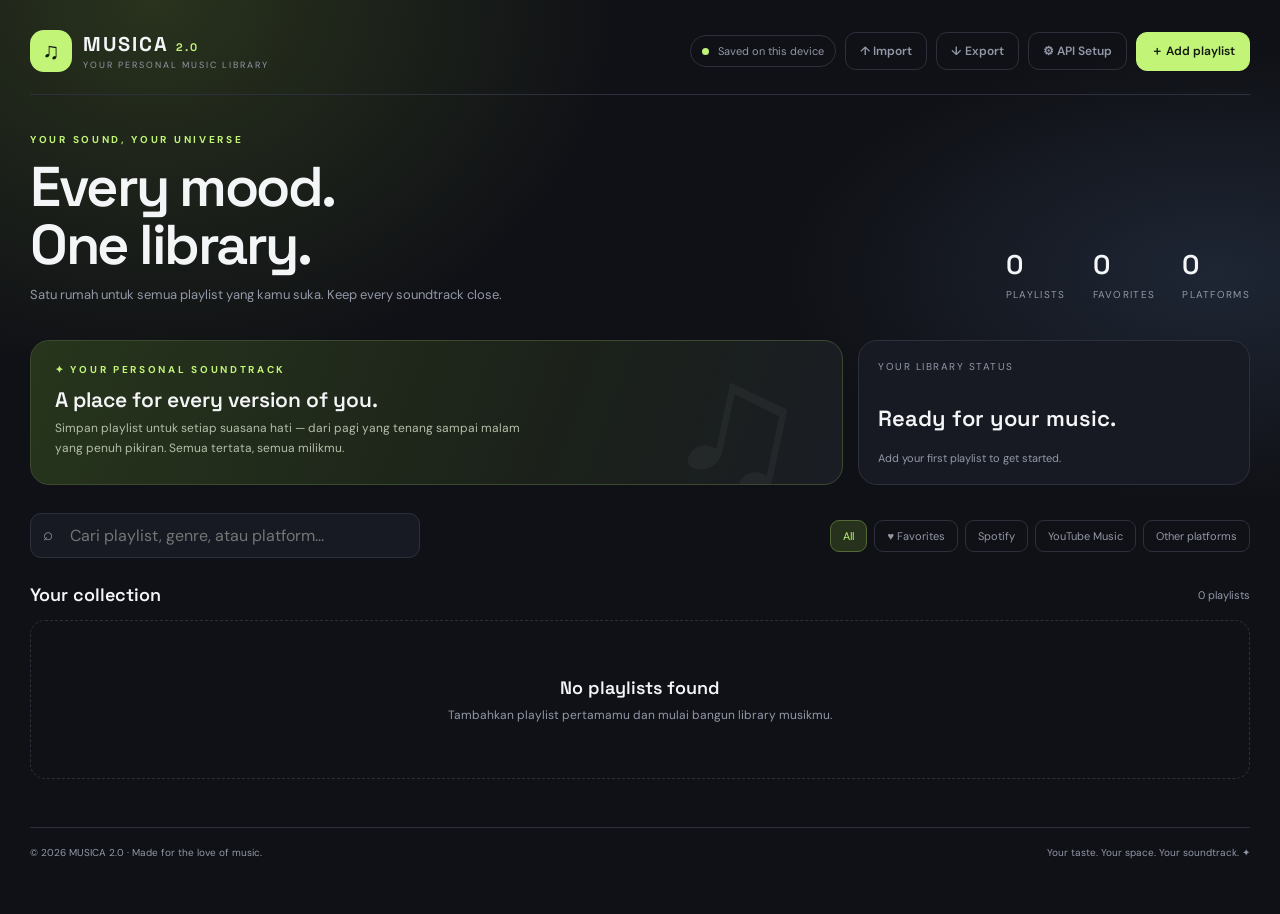
<file: index.html>
<!DOCTYPE html>
<html lang="id">
<head>
<meta charset="UTF-8"><meta name="viewport" content="width=device-width, initial-scale=1">
<meta name="theme-color" content="#101116"><title>MUSICA 2.0 — Your Personal Music Library</title>
<link rel="preconnect" href="https://fonts.googleapis.com"><link rel="preconnect" href="https://fonts.gstatic.com" crossorigin>
<link href="https://fonts.googleapis.com/css2?family=DM+Sans:wght@400;500;600;700&family=Space+Grotesk:wght@400;500;600;700&display=swap" rel="stylesheet">
<style>
:root{--bg:#101116;--panel:#171a22;--panel2:#20242e;--line:#2b303c;--text:#f4f5f7;--muted:#9298a8;--accent:#c1f477;--accent2:#9bd34e;--pink:#f18da9;--shadow:0 22px 65px #0008}
*{box-sizing:border-box}body{margin:0;background:radial-gradient(ellipse at 12% 0%,#29331d 0,transparent 29%),radial-gradient(ellipse at 95% 30%,#1e2634 0,transparent 25%),var(--bg);color:var(--text);font-family:'DM Sans',sans-serif;min-height:100vh}button,input,select,textarea{font:inherit}button{cursor:pointer}
.app{max-width:1360px;margin:auto;padding:25px 30px 55px}.topbar{display:flex;align-items:center;justify-content:space-between;border-bottom:1px solid var(--line);padding:5px 0 22px;gap:20px}.brand{display:flex;align-items:center;gap:11px}.logo{width:42px;height:42px;border-radius:14px;background:var(--accent);color:#11160b;display:grid;place-items:center;font-size:23px;font-weight:700}.brand strong{font:700 20px 'Space Grotesk';letter-spacing:2px}.brand small{display:block;color:var(--muted);font-size:9px;letter-spacing:2px;margin-top:2px}.top-actions{display:flex;gap:9px;align-items:center}.sync-pill{color:var(--muted);font-size:11px;border:1px solid var(--line);border-radius:30px;padding:8px 11px}.sync-pill i{display:inline-block;width:7px;height:7px;background:var(--accent);border-radius:50%;margin-right:6px}
.btn{border:1px solid var(--line);background:var(--panel2);color:var(--text);border-radius:11px;padding:10px 14px;font-weight:600;font-size:12px;transition:.2s}.btn:hover{border-color:#66734f;transform:translateY(-1px)}.btn.primary{background:var(--accent);color:#14190e;border-color:var(--accent)}.btn.ghost{background:transparent;color:var(--muted)}.btn.danger{color:var(--pink)}
.hero{display:flex;justify-content:space-between;align-items:end;gap:24px;padding:38px 0 27px}.eyebrow{color:var(--accent);font-size:10px;letter-spacing:2.7px;text-transform:uppercase;font-weight:700}.hero h1{font:600 clamp(34px,5vw,56px)/1.04 'Space Grotesk';letter-spacing:-2.5px;margin:12px 0}.hero p{color:var(--muted);font-size:13px;margin:0}.hero-stats{display:flex;gap:27px}.stat strong{display:block;font:600 27px 'Space Grotesk'}.stat span{font-size:10px;color:var(--muted);letter-spacing:1.3px;text-transform:uppercase}
.featured{display:grid;grid-template-columns:1.35fr .65fr;gap:15px;margin:10px 0 28px}.welcome-card{border:1px solid #3b4930;border-radius:19px;padding:22px 24px;background:linear-gradient(110deg,#27351c,#1b211a 65%,#1a1d24);position:relative;overflow:hidden;min-height:145px}.welcome-card:after{content:"♫";position:absolute;right:35px;top:-30px;font:180px 'Space Grotesk';color:#ffffff0b;transform:rotate(12deg)}.welcome-card h2{font:600 21px 'Space Grotesk';margin:10px 0 6px}.welcome-card p{font-size:12px;color:#b5bea9;margin:0;max-width:470px;line-height:1.6}.mini-card{border:1px solid var(--line);background:var(--panel);border-radius:19px;padding:19px;display:flex;flex-direction:column;justify-content:space-between}.mini-label{font-size:10px;color:var(--muted);letter-spacing:1.5px;text-transform:uppercase}.mini-card strong{font:600 22px 'Space Grotesk';margin-top:12px}.mini-card small{color:var(--muted);font-size:11px}
.toolbar{display:flex;justify-content:space-between;align-items:center;gap:12px;flex-wrap:wrap;margin:17px 0}.searchbox{position:relative;flex:1;max-width:390px;min-width:210px}.searchbox span{position:absolute;left:13px;top:10px;color:var(--muted);font-size:17px}.searchbox input{width:100%;padding:11px 13px 11px 39px;background:var(--panel);border:1px solid var(--line);border-radius:11px;color:var(--text);outline:none}.searchbox input:focus,.field input:focus,.field select:focus{border-color:var(--accent2)}.filters{display:flex;gap:7px;overflow:auto}.filter{white-space:nowrap;background:transparent;border:1px solid var(--line);border-radius:9px;padding:8px 12px;color:var(--muted);font-size:11px}.filter.active,.filter:hover{background:#26321c;border-color:#526a35;color:var(--accent)}
.section-head{display:flex;justify-content:space-between;align-items:center;margin:25px 0 14px}.section-head h2{font:600 18px 'Space Grotesk';margin:0}.section-head span{font-size:11px;color:var(--muted)}
.grid{display:grid;grid-template-columns:repeat(4,minmax(0,1fr));gap:15px}.card{background:var(--panel);border:1px solid var(--line);border-radius:16px;padding:11px;min-width:0;transition:.2s}.card:hover{transform:translateY(-3px);border-color:#59634a;box-shadow:var(--shadow)}.cover{height:166px;border-radius:10px;position:relative;overflow:hidden;display:grid;place-items:center;background:linear-gradient(135deg,#44552f,#202b25)}.cover img{width:100%;height:100%;object-fit:cover}.cover-letter{font:600 38px 'Space Grotesk';color:#ffffffa8;letter-spacing:-2px}.platform{position:absolute;top:9px;left:9px;background:#101116d9;border:1px solid #ffffff24;border-radius:7px;padding:5px 8px;font-size:9px}.heart{position:absolute;right:8px;top:8px;width:29px;height:29px;border:1px solid #ffffff2c;background:#101116bb;color:white;border-radius:50%;font-size:15px}.heart.on{color:var(--pink)}.card-info{padding:12px 2px 2px}.card-title{font:600 15px 'Space Grotesk';white-space:nowrap;overflow:hidden;text-overflow:ellipsis}.card-note{font-size:10px;color:var(--muted);margin-top:5px;white-space:nowrap;overflow:hidden;text-overflow:ellipsis}.card-bottom{display:flex;align-items:center;justify-content:space-between;margin-top:13px;gap:6px}.genre{font-size:9px;background:#27321e;color:var(--accent);padding:6px 8px;border-radius:7px;white-space:nowrap}.card-actions{display:flex;align-items:center;gap:5px}.tiny{width:27px;height:27px;border:1px solid var(--line);background:var(--panel2);color:var(--muted);border-radius:7px}.tiny:hover{color:white}.play{border:0;background:var(--accent);color:#151a0f;border-radius:8px;padding:7px 9px;font-size:10px;font-weight:700}.tracks-btn{border:1px solid #46513a;background:#26321e;color:var(--accent);border-radius:8px;padding:7px 9px;font-size:10px;font-weight:700;white-space:nowrap}.track-list{display:grid;gap:8px;margin-top:14px}.track-item{display:flex;align-items:center;gap:11px;padding:10px 12px;border:1px solid var(--line);background:var(--bg);border-radius:10px;font-size:12px}.track-number{color:var(--accent);font:600 11px 'Space Grotesk';min-width:20px}.track-main{min-width:0;flex:1}.track-title{font-weight:600}.track-artist{font-size:10px;color:var(--muted);margin-top:3px}.track-link{color:var(--accent);font-size:10px;text-decoration:none}.track-empty{color:var(--muted);font-size:12px;text-align:center;padding:25px 10px;border:1px dashed var(--line);border-radius:10px}.empty{grid-column:1/-1;border:1px dashed var(--line);border-radius:15px;text-align:center;padding:55px 15px;color:var(--muted);font-size:12px}.empty strong{display:block;color:var(--text);font:600 18px 'Space Grotesk';margin-bottom:8px}
.player{display:none;margin-top:28px;border:1px solid var(--line);background:var(--panel);border-radius:18px;padding:17px}.player.show{display:block}.player-head{display:flex;justify-content:space-between;align-items:center;margin-bottom:12px}.player-head strong{font:600 16px 'Space Grotesk'}.player-head span{font-size:10px;color:var(--muted)}.embed-wrap{border-radius:12px;overflow:hidden;background:#0c0d10;min-height:80px}.embed-wrap iframe{display:block;width:100%;border:0;min-height:166px}.player-hint{color:var(--muted);font-size:10px;line-height:1.5;margin:10px 2px 0}
footer{border-top:1px solid var(--line);margin-top:48px;padding-top:18px;display:flex;justify-content:space-between;gap:10px;color:var(--muted);font-size:10px}
.backdrop{position:fixed;inset:0;background:#000b;display:none;place-items:center;padding:16px;z-index:10}.backdrop.show{display:grid}.modal{width:min(100%,510px);max-height:92vh;overflow:auto;background:#191c25;border:1px solid var(--line);border-radius:19px;padding:22px;box-shadow:var(--shadow)}.modal-head{display:flex;justify-content:space-between;align-items:center;margin-bottom:17px}.modal h3{font:600 21px 'Space Grotesk';margin:0}.close{background:none;border:0;color:var(--muted);font-size:24px}.field{margin:12px 0}.field label{display:block;font-size:9px;letter-spacing:1px;color:var(--muted);margin-bottom:6px}.field input,.field select,.field textarea{width:100%;padding:11px 12px;background:var(--bg);border:1px solid var(--line);border-radius:9px;color:var(--text);outline:none;font-size:12px}.field textarea{min-height:110px;resize:vertical;font-family:inherit;line-height:1.6}.row2{display:grid;grid-template-columns:1fr 1fr;gap:11px}.modal-actions{display:flex;justify-content:flex-end;gap:8px;margin-top:19px}.hint{font-size:10px;color:var(--muted);line-height:1.5;margin-top:6px}
.toast{position:fixed;bottom:20px;left:50%;transform:translate(-50%,20px);opacity:0;pointer-events:none;background:var(--accent);color:#15190f;padding:11px 16px;border-radius:9px;font-size:11px;font-weight:700;transition:.2s;z-index:20}.toast.show{opacity:1;transform:translate(-50%,0)}
@media(max-width:1000px){.grid{grid-template-columns:repeat(3,minmax(0,1fr))}}@media(max-width:700px){.app{padding:18px 15px 40px}.hero{display:block;padding-top:30px}.hero-stats{margin-top:23px}.featured{grid-template-columns:1fr}.mini-card{min-height:100px}.grid{grid-template-columns:repeat(2,minmax(0,1fr));gap:10px}.cover{height:140px}.sync-pill{display:none}.toolbar{align-items:stretch}.searchbox{max-width:none}.filters{padding-bottom:3px}.topbar{padding-bottom:16px}.top-actions .btn{padding:9px 10px}footer{flex-direction:column}}@media(max-width:390px){.cover{height:120px}.card{padding:8px}.card-title{font-size:13px}.card-actions{gap:3px}}
</style>
</head>
<body>
<div class="app">
<header class="topbar">
  <div class="brand"><div class="logo">♫</div><div><strong>MUSICA <span style="color:var(--accent);font-size:11px">2.0</span></strong><small>YOUR PERSONAL MUSIC LIBRARY</small></div></div>
  <div class="top-actions"><span class="sync-pill"><i></i> Saved on this device</span><button class="btn ghost" id="importBtn">↑ Import</button><button class="btn ghost" id="exportBtn">↓ Export</button><button class="btn ghost" id="settingsBtn">⚙ API Setup</button><button class="btn primary" id="addBtn">＋ Add playlist</button><input id="fileInput" type="file" accept=".json,application/json" hidden></div>
</header>
<section class="hero">
  <div><div class="eyebrow">Your sound, your universe</div><h1>Every mood.<br>One library.</h1><p>Satu rumah untuk semua playlist yang kamu suka. Keep every soundtrack close.</p></div>
  <div class="hero-stats"><div class="stat"><strong id="total">0</strong><span>Playlists</span></div><div class="stat"><strong id="favs">0</strong><span>Favorites</span></div><div class="stat"><strong id="platforms">0</strong><span>Platforms</span></div></div>
</section>
<section class="featured">
  <div class="welcome-card"><div class="eyebrow">✦ YOUR PERSONAL SOUNDTRACK</div><h2>A place for every version of you.</h2><p>Simpan playlist untuk setiap suasana hati — dari pagi yang tenang sampai malam yang penuh pikiran. Semua tertata, semua milikmu.</p></div>
  <div class="mini-card"><span class="mini-label">YOUR LIBRARY STATUS</span><strong id="statusText">Ready for your music.</strong><small id="statusSub">Add your first playlist to get started.</small></div>
</section>
<div class="toolbar"><div class="searchbox"><span>⌕</span><input id="search" placeholder="Cari playlist, genre, atau platform..."></div><div class="filters" id="filters"><button class="filter active" data-filter="all">All</button><button class="filter" data-filter="favorite">♥ Favorites</button><button class="filter" data-filter="Spotify">Spotify</button><button class="filter" data-filter="YouTube Music">YouTube Music</button><button class="filter" data-filter="other">Other platforms</button></div></div>
<div class="section-head"><h2 id="sectionTitle">Your collection</h2><span id="countLabel">0 playlists</span></div>
<main class="grid" id="grid"></main>
<section class="player" id="player"><div class="player-head"><div><strong id="playerTitle">Now playing</strong><br><span id="playerPlatform">Embedded player</span></div><button class="btn ghost" id="closePlayer">Close player ×</button></div><div class="embed-wrap" id="embed"></div><p class="player-hint">Player ditampilkan melalui layanan resmi platform. Beberapa playlist mungkin tidak mendukung embed atau meminta kamu membuka aplikasi/platform aslinya.</p></section>
<footer><span>© 2026 MUSICA 2.0 · Made for the love of music.</span><span>Your taste. Your space. Your soundtrack. ✦</span></footer>
</div>

<div class="backdrop" id="backdrop"><form class="modal" id="form">
<div class="modal-head"><h3 id="modalTitle">Add a playlist</h3><button class="close" type="button" id="close">×</button></div>
<input id="itemId" type="hidden">
<div class="field"><label>PLAYLIST NAME *</label><input id="name" required maxlength="70" placeholder="e.g. Songs for slow nights"></div>
<div class="row2"><div class="field"><label>PLATFORM *</label><select id="platform"><option>Spotify</option><option>YouTube Music</option><option>YouTube</option><option>Apple Music</option><option>SoundCloud</option><option>Deezer</option><option>Other</option></select></div><div class="field"><label>GENRE / MOOD</label><input id="genre" maxlength="30" placeholder="Indie, chill, focus..."></div></div>
<div class="field"><label>PLAYLIST URL *</label><input id="url" type="url" required placeholder="https://..."><div class="hint">Paste link playlist dari platform pilihanmu. MUSICA akan mencoba menampilkan embedded player jika didukung.</div></div>
<div class="field"><label>COVER IMAGE URL (OPTIONAL)</label><input id="cover" type="url" placeholder="https://..."></div>
<div class="field"><label>DAFTAR LAGU (OPSIONAL)</label><textarea id="tracks" placeholder="Masukkan satu judul lagu per baris&#10;Contoh:&#10;Sempurna — Andra and The Backbone&#10;Evaluasi — Hindia"></textarea><div class="hint">Untuk Spotify dan YouTube Music, daftar lagu akan diambil otomatis jika API sudah diatur. Isi manual hanya sebagai alternatif.</div></div>
 <div class="field"><label>PERSONAL NOTE (OPTIONAL)</label><input id="note" maxlength="100" placeholder="A little soundtrack for rainy days..."></div>
<div class="modal-actions"><button class="btn ghost" type="button" id="cancel">Cancel</button><button class="btn primary" type="submit">Save playlist</button></div>
</form></div>
<div class="backdrop" id="tracksBackdrop"><section class="modal" role="dialog" aria-modal="true" aria-labelledby="tracksTitle">
 <div class="modal-head"><div><h3 id="tracksTitle">Daftar lagu</h3><div class="hint" id="tracksSubtitle"></div></div><button class="close" type="button" id="closeTracks">×</button></div>
 <div class="track-list" id="tracksList"></div><p class="hint">Metadata lagu ditampilkan dari API resmi platform. Spotify membatasi akses playlist tertentu hanya untuk pemilik atau kolaborator playlist.</p>
 <div class="modal-actions"><button class="btn ghost" type="button" id="refreshTracks">↻ Refresh daftar lagu</button><button class="btn ghost" type="button" id="closeTracksBottom">Tutup</button></div>
 </section></div>
<div class="backdrop" id="settingsBackdrop"><section class="modal" role="dialog" aria-modal="true" aria-labelledby="settingsTitle">
 <div class="modal-head"><h3 id="settingsTitle">Pengaturan API</h3><button class="close" type="button" id="closeSettings">×</button></div>
 <div class="field"><label>SPOTIFY CLIENT ID</label><input id="spotifyClientId" autocomplete="off" placeholder="Masukkan Client ID Spotify"></div>
 <div class="hint">Buat aplikasi di Spotify Developer Dashboard, aktifkan Authorization Code with PKCE, lalu daftarkan Redirect URI berikut secara persis:</div>
 <div class="field"><input id="redirectUriDisplay" readonly></div>
 <div class="field"><label>YOUTUBE DATA API KEY</label><input id="youtubeApiKey" autocomplete="off" placeholder="Masukkan API key Google"></div>
 <div class="hint">API key YouTube sebaiknya dibatasi berdasarkan HTTP referrer dan YouTube Data API v3. Jangan masukkan Spotify Client Secret di sini.</div>
 <div class="modal-actions"><button class="btn ghost" type="button" id="connectSpotify">Hubungkan Spotify</button><button class="btn ghost" type="button" id="disconnectSpotify">Putuskan Spotify</button><button class="btn ghost" type="button" id="cancelSettings">Batal</button><button class="btn primary" type="button" id="saveSettings">Simpan pengaturan</button></div>
 </section></div>
<div class="toast" id="toast"></div>
<script>
const KEY='musica-v2-library', SETTINGS='musica-v2-api-settings', SPOTIFY_TOKEN='musica-v2-spotify-token';
let items=read(), filter='all', activeTracksId=null;
let apiSettings=readSettings();
function readSettings(){try{return JSON.parse(localStorage.getItem(SETTINGS)||'{}')}catch{return {}}}
function saveApiSettings(){localStorage.setItem(SETTINGS,JSON.stringify(apiSettings))}
function redirectUri(){return location.origin==='null'?'':location.origin+location.pathname}
const $=id=>document.getElementById(id);
function read(){try{return JSON.parse(localStorage.getItem(KEY)||'[]')}catch{return []}}
function persist(){localStorage.setItem(KEY,JSON.stringify(items));stats()}
function esc(s=''){return String(s).replace(/[&<>"']/g,c=>({'&':'&amp;','<':'&lt;','>':'&gt;','"':'&quot;',"'":'&#39;'}[c]))}
function initials(s){return esc(s.split(/\s+/).slice(0,2).map(x=>x[0]||'').join('').toUpperCase())}
function stats(){$('total').textContent=items.length;$('favs').textContent=items.filter(x=>x.favorite).length;$('platforms').textContent=new Set(items.map(x=>x.platform)).size;$('statusText').textContent=items.length?`${items.length} playlists collected`:'Ready for your music.';$('statusSub').textContent=items.length?'Your music universe is growing.':'Add your first playlist to get started.'}
function render(){
 const q=$('search').value.toLowerCase().trim();
 const list=items.filter(p=>{
  const matches=[p.name,p.genre,p.platform,p.note].join(' ').toLowerCase().includes(q);
  const platformMatch=filter==='all'||(filter==='favorite'?p.favorite:filter==='other'? !['Spotify','YouTube Music'].includes(p.platform):p.platform===filter);
  return matches&&platformMatch;
 });
 $('sectionTitle').textContent=filter==='favorite'?'Your favorites':filter==='all'?'Your collection':filter==='other'?'Other platforms':filter;
 $('countLabel').textContent=`${list.length} ${list.length===1?'playlist':'playlists'}`;
 $('grid').innerHTML=list.length?list.map(p=>`<article class="card">
 <div class="cover">${p.cover?`<img src="${esc(p.cover)}" alt="" onerror="this.remove()">`:`<div class="cover-letter">${initials(p.name)}</div>`}<span class="platform">${esc(p.platform)}</span><button class="heart ${p.favorite?'on':''}" data-action="fav" data-id="${p.id}">${p.favorite?'♥':'♡'}</button></div>
 <div class="card-info"><div class="card-title" title="${esc(p.name)}">${esc(p.name)}</div><div class="card-note">${esc(p.note||p.genre||'Your personal soundtrack')}</div>
 <div class="card-bottom"><span class="genre">${esc(p.genre||'Unsorted')}</span><div class="card-actions"><button class="tiny" title="Edit" data-action="edit" data-id="${p.id}">✎</button><button class="tiny" title="Delete" data-action="delete" data-id="${p.id}">⌫</button><button class="tracks-btn" data-action="tracks" data-id="${p.id}">TRACKS ☷</button><button class="play" data-action="play" data-id="${p.id}">PLAY ▶</button></div></div></div></article>`).join(''):`<div class="empty"><strong>No playlists found</strong>${q?'Coba kata kunci lain.':'Tambahkan playlist pertamamu dan mulai bangun library musikmu.'}</div>`;
 stats();
}
function modal(p=null){$('form').reset();$('itemId').value=p?.id||'';$('modalTitle').textContent=p?'Edit playlist':'Add a playlist';if(p){$('name').value=p.name;$('platform').value=p.platform;$('genre').value=p.genre||'';$('url').value=p.url;$('cover').value=p.cover||'';$('note').value=p.note||'';$('tracks').value=Array.isArray(p.tracks)?p.tracks.map(t=>typeof t==='string'?t:[t.title,t.artist].filter(Boolean).join(' — ')).join('\n'):''}$('backdrop').classList.add('show');$('name').focus()}
function closeModal(){$('backdrop').classList.remove('show')}
function toast(s){$('toast').textContent=s;$('toast').classList.add('show');setTimeout(()=>$('toast').classList.remove('show'),2200)}
function validUrl(raw){try{const u=new URL(raw);return ['http:','https:'].includes(u.protocol)?u:null}catch{return null}}
function embedFor(p){
 const u=validUrl(p.url);if(!u)return null;const host=u.hostname.replace(/^www\./,'');
 if(host==='open.spotify.com'||host==='play.spotify.com'){const path=u.pathname.replace(/^\/embed/,'');return `https://open.spotify.com/embed${path}${u.search}`}
 if(host==='music.youtube.com'||host==='youtube.com'||host==='m.youtube.com'||host==='youtu.be'){
   const list=u.searchParams.get('list');const video=u.searchParams.get('v')||(host==='youtu.be'?u.pathname.slice(1):'');
   if(list)return `https://www.youtube.com/embed/videoseries?list=${encodeURIComponent(list)}`;
   if(video)return `https://www.youtube.com/embed/${encodeURIComponent(video)}`;
 }
 if(host==='music.apple.com'){return `https://embed.music.apple.com${u.pathname}${u.search}`}
 if(host==='soundcloud.com'||host==='m.soundcloud.com')return `https://w.soundcloud.com/player/?url=${encodeURIComponent(u.href)}&color=%23c1f477&auto_play=false&hide_related=true&show_comments=false&show_user=true&show_reposts=false&visual=true`;
 return null;
}
function normalizeTrack(t){return typeof t==='string'?{title:t,artist:'',url:''}:{title:String(t.title||'Unknown track'),artist:String(t.artist||''),url:String(t.url||'')}}
function renderTracks(p){
 const tracks=Array.isArray(p.tracks)?p.tracks.map(normalizeTrack):[];
 $('tracksSubtitle').textContent=`${tracks.length} ${tracks.length===1?'lagu':'lagu'} · ${p.platform}`;
 $('tracksList').innerHTML=tracks.length?tracks.map((raw,i)=>{const t=normalizeTrack(raw);return `<div class="track-item"><span class="track-number">${String(i+1).padStart(2,'0')}</span><div class="track-main"><div class="track-title">${esc(t.title)}</div>${t.artist?`<div class="track-artist">${esc(t.artist)}</div>`:''}</div>${t.url?`<a class="track-link" href="${esc(t.url)}" target="_blank" rel="noopener">Open ↗</a>`:''}</div>`}).join(''):'<div class="track-empty">Daftar lagu belum tersedia. Periksa pengaturan API, lalu tekan Refresh daftar lagu.</div>';
}
async function showTracks(p){activeTracksId=p.id;$('tracksTitle').textContent=p.name;renderTracks(p);$('tracksBackdrop').classList.add('show');if(!Array.isArray(p.tracks)||!p.tracks.length)await syncPlaylistTracks(p,false)}
function closeTracks(){$('tracksBackdrop').classList.remove('show')}
function parseSpotifyPlaylistId(raw){try{const u=new URL(raw);if(!u.hostname.endsWith('spotify.com'))return null;const m=u.pathname.match(/\/playlist\/([A-Za-z0-9]+)/);return m?m[1]:null}catch{return null}}
function parseYouTubePlaylistId(raw){try{const u=new URL(raw);if(!['youtube.com','www.youtube.com','music.youtube.com','m.youtube.com'].includes(u.hostname)&&!u.hostname.endsWith('.youtube.com'))return null;return u.searchParams.get('list')}catch{return null}}
function base64url(bytes){return btoa(String.fromCharCode(...new Uint8Array(bytes))).replace(/\+/g,'-').replace(/\//g,'_').replace(/=+$/,'')}
async function sha256(text){return await crypto.subtle.digest('SHA-256',new TextEncoder().encode(text))}
function randomString(n=64){const a=new Uint8Array(n);crypto.getRandomValues(a);return Array.from(a,b=>('0'+b.toString(16)).slice(-2)).join('')}
function readSpotifyToken(){try{return JSON.parse(localStorage.getItem(SPOTIFY_TOKEN)||'null')}catch{return null}}
function storeSpotifyToken(t){localStorage.setItem(SPOTIFY_TOKEN,JSON.stringify(t))}
async function spotifyLogin(){
 if(!apiSettings.spotifyClientId){toast('Isi Spotify Client ID di API Setup.');return}
 const uri=redirectUri();if(!uri){toast('Buka MUSICA melalui localhost atau HTTPS, bukan file://');return}
 const verifier=randomString(48),state=randomString(16),challenge=base64url(await sha256(verifier));
 localStorage.setItem('musica-pkce-verifier',verifier);localStorage.setItem('musica-pkce-state',state);
 const params=new URLSearchParams({client_id:apiSettings.spotifyClientId,response_type:'code',redirect_uri:uri,code_challenge_method:'S256',code_challenge:challenge,state,scope:'playlist-read-private playlist-read-collaborative'});
 location.href='https://accounts.spotify.com/authorize?'+params.toString();
}
async function spotifyTokenFromCode(){
 const params=new URLSearchParams(location.search),code=params.get('code');if(!code)return;
 const state=params.get('state'),expected=localStorage.getItem('musica-pkce-state'),verifier=localStorage.getItem('musica-pkce-verifier');
 if(!state||state!==expected||!verifier){toast('Autentikasi Spotify gagal: state tidak cocok.');history.replaceState({},'',location.pathname);return}
 try{const body=new URLSearchParams({client_id:apiSettings.spotifyClientId,grant_type:'authorization_code',code,redirect_uri:redirectUri(),code_verifier:verifier});const r=await fetch('https://accounts.spotify.com/api/token',{method:'POST',headers:{'Content-Type':'application/x-www-form-urlencoded'},body});const d=await r.json();if(!r.ok)throw Error(d.error_description||d.error||'Token gagal');storeSpotifyToken({access_token:d.access_token,refresh_token:d.refresh_token,expires_at:Date.now()+d.expires_in*1000});toast('Spotify berhasil dihubungkan!');
 }catch(e){toast('Spotify: '+e.message)}finally{localStorage.removeItem('musica-pkce-verifier');localStorage.removeItem('musica-pkce-state');history.replaceState({},'',location.pathname);}
}
async function spotifyAccessToken(){let t=readSpotifyToken();if(!t)return null;if(t.expires_at>Date.now()+60000)return t.access_token;if(!t.refresh_token)return null;
 const body=new URLSearchParams({client_id:apiSettings.spotifyClientId,grant_type:'refresh_token',refresh_token:t.refresh_token});const r=await fetch('https://accounts.spotify.com/api/token',{method:'POST',headers:{'Content-Type':'application/x-www-form-urlencoded'},body});const d=await r.json();if(!r.ok)throw Error(d.error_description||d.error||'Token Spotify kedaluwarsa');t={...t,access_token:d.access_token,expires_at:Date.now()+d.expires_in*1000,refresh_token:d.refresh_token||t.refresh_token};storeSpotifyToken(t);return t.access_token}
async function fetchSpotifyTracks(p){const id=parseSpotifyPlaylistId(p.url);if(!id)throw Error('Link Spotify bukan playlist yang dikenali.');const token=await spotifyAccessToken();if(!token)throw Error('Hubungkan akun Spotify melalui API Setup terlebih dahulu.');let url=`https://api.spotify.com/v1/playlists/${id}/items?limit=50`;const tracks=[];while(url){const r=await fetch(url,{headers:{Authorization:'Bearer '+token}});const d=await r.json();if(!r.ok)throw Error(d.error?.message||'Gagal membaca playlist Spotify.');for(const row of d.items||[]){const x=row.item||row.track;if(x?.name)tracks.push({title:x.name,artist:(x.artists||[]).map(a=>a.name).join(', '),url:x.external_urls?.spotify||''})}url=d.next}return tracks}
async function fetchYouTubeTracks(p){const id=parseYouTubePlaylistId(p.url);if(!id)throw Error('URL YouTube Music harus berupa link playlist dengan parameter list=.');if(!apiSettings.youtubeApiKey)throw Error('Masukkan YouTube Data API key melalui API Setup.');let pageToken='',tracks=[];do{const q=new URLSearchParams({part:'snippet',playlistId:id,maxResults:'50',key:apiSettings.youtubeApiKey});if(pageToken)q.set('pageToken',pageToken);const r=await fetch('https://www.googleapis.com/youtube/v3/playlistItems?'+q);const d=await r.json();if(!r.ok)throw Error(d.error?.message||'Gagal membaca playlist YouTube.');for(const row of d.items||[]){const sn=row.snippet||{};if(sn.title&&sn.title!=='Private video'&&sn.title!=='Deleted video')tracks.push({title:sn.title,artist:sn.videoOwnerChannelTitle||sn.channelTitle||'',url:sn.resourceId?.videoId?'https://www.youtube.com/watch?v='+sn.resourceId.videoId:''})}pageToken=d.nextPageToken||''}while(pageToken);return tracks}
async function syncPlaylistTracks(p,quiet=false){try{let tracks;if(p.platform==='Spotify'||parseSpotifyPlaylistId(p.url))tracks=await fetchSpotifyTracks(p);else if(['YouTube Music','YouTube'].includes(p.platform)||parseYouTubePlaylistId(p.url))tracks=await fetchYouTubeTracks(p);else throw Error('Sinkronisasi otomatis hanya tersedia untuk Spotify dan YouTube Music.');p.tracks=tracks;persist();render();if(activeTracksId===p.id)renderTracks(p);if(!quiet)toast(`${tracks.length} lagu berhasil disinkronkan.`);return true}catch(e){if(!quiet)toast(e.message);if(activeTracksId===p.id)$('tracksList').innerHTML=`<div class="track-empty">${esc(e.message)}</div>`;return false}}
function openSettings(){ $('spotifyClientId').value=apiSettings.spotifyClientId||'';$('youtubeApiKey').value=apiSettings.youtubeApiKey||'';$('redirectUriDisplay').value=redirectUri()||'Gunakan localhost atau hosting HTTPS';$('settingsBackdrop').classList.add('show') }
function closeSettings(){ $('settingsBackdrop').classList.remove('show') }
function play(p){
 const src=embedFor(p);$('playerTitle').textContent=p.name;$('playerPlatform').textContent=p.platform;
 $('embed').innerHTML=src?`<iframe src="${esc(src)}" allow="autoplay; clipboard-write; encrypted-media; fullscreen; picture-in-picture" loading="lazy" referrerpolicy="strict-origin-when-cross-origin" title="${esc(p.name)}"></iframe>`:`<div style="padding:28px;text-align:center;color:#aab0bd;font-size:12px">Embedded player belum tersedia untuk link ini.<br><a href="${esc(p.url)}" target="_blank" rel="noopener" style="display:inline-block;margin-top:12px;color:#c1f477">Open on ${esc(p.platform)} ↗</a></div>`;
 $('player').classList.add('show');$('player').scrollIntoView({behavior:'smooth',block:'nearest'});
}
$('addBtn').onclick=()=>modal();$('close').onclick=closeModal;$('cancel').onclick=closeModal;$('backdrop').onclick=e=>{if(e.target===$('backdrop'))closeModal()};
$('search').addEventListener('input',render);$('filters').onclick=e=>{const b=e.target.closest('[data-filter]');if(!b)return;filter=b.dataset.filter;document.querySelectorAll('.filter').forEach(x=>x.classList.toggle('active',x===b));render()};
$('grid').onclick=e=>{const b=e.target.closest('[data-action]');if(!b)return;const p=items.find(x=>x.id===b.dataset.id);if(!p)return;
 if(b.dataset.action==='fav'){p.favorite=!p.favorite;persist();render()}
 if(b.dataset.action==='edit')modal(p);
 if(b.dataset.action==='delete'&&confirm(`Hapus "${p.name}" dari library?`)){items=items.filter(x=>x.id!==p.id);persist();render();toast('Playlist deleted')}
 if(b.dataset.action==='play')play(p);
  if(b.dataset.action==='tracks')showTracks(p);
};
$('form').onsubmit=e=>{e.preventDefault();const url=$('url').value.trim();if(!validUrl(url)){toast('Masukkan URL playlist yang valid.');return}
 const id=$('itemId').value;const old=items.find(x=>x.id===id);const p={id:id||'m'+Date.now(),name:$('name').value.trim(),platform:$('platform').value,genre:$('genre').value.trim(),url,cover:$('cover').value.trim(),note:$('note').value.trim(),tracks:$('tracks').value.trim()?$('tracks').value.split(/\r?\n/).map(t=>t.trim()).filter(Boolean):(old?.tracks||[]),favorite:old?.favorite||false};
 if(id)items=items.map(x=>x.id===id?p:x);else items.unshift(p);persist();render();closeModal();toast(id?'Playlist updated!':'Playlist added!');if(parseSpotifyPlaylistId(p.url)||parseYouTubePlaylistId(p.url))syncPlaylistTracks(p,true)};
$('closePlayer').onclick=()=>{$('embed').innerHTML='';$('player').classList.remove('show')};
 $('closeTracks').onclick=closeTracks;$('closeTracksBottom').onclick=closeTracks;$('tracksBackdrop').onclick=e=>{if(e.target===$('tracksBackdrop'))closeTracks()};$('refreshTracks').onclick=()=>{const p=items.find(x=>x.id===activeTracksId);if(p)syncPlaylistTracks(p,false)};
 $('settingsBtn').onclick=openSettings;$('closeSettings').onclick=closeSettings;$('cancelSettings').onclick=closeSettings;$('settingsBackdrop').onclick=e=>{if(e.target===$('settingsBackdrop'))closeSettings()};$('saveSettings').onclick=()=>{apiSettings={spotifyClientId:$('spotifyClientId').value.trim(),youtubeApiKey:$('youtubeApiKey').value.trim()};saveApiSettings();closeSettings();toast('Pengaturan API disimpan.');};$('connectSpotify').onclick=()=>{apiSettings={spotifyClientId:$('spotifyClientId').value.trim(),youtubeApiKey:$('youtubeApiKey').value.trim()};saveApiSettings();spotifyLogin()};$('disconnectSpotify').onclick=()=>{localStorage.removeItem(SPOTIFY_TOKEN);toast('Akun Spotify diputuskan.');};
$('exportBtn').onclick=()=>{const blob=new Blob([JSON.stringify({app:'MUSICA',version:2,exportedAt:new Date().toISOString(),playlists:items},null,2)],{type:'application/json'});const a=document.createElement('a');a.href=URL.createObjectURL(blob);a.download='musica-backup.json';a.click();URL.revokeObjectURL(a.href);toast('Backup exported!')};
$('importBtn').onclick=()=>$('fileInput').click();
$('fileInput').onchange=async e=>{const file=e.target.files[0];if(!file)return;try{const data=JSON.parse(await file.text());const incoming=Array.isArray(data)?data:data.playlists;if(!Array.isArray(incoming))throw Error('invalid');if(!confirm(`Import ${incoming.length} playlist? Data library saat ini akan diganti.`))return;items=incoming.filter(p=>p&&p.name&&p.url&&validUrl(p.url)).map(p=>({id:String(p.id||'m'+Math.random().toString(36).slice(2)),name:String(p.name),platform:String(p.platform||'Other'),genre:String(p.genre||''),url:String(p.url),cover:String(p.cover||''),note:String(p.note||''),tracks:Array.isArray(p.tracks)?p.tracks.map(t=>typeof t==='string'?t:{title:String(t.title||''),artist:String(t.artist||''),url:String(t.url||'')}):[],favorite:Boolean(p.favorite)}));persist();render();toast('Backup imported!')}catch{toast('File backup tidak valid.')}e.target.value=''};
render();
spotifyTokenFromCode();
</script>
</body></html>
</file>
<file: MUSICA 2.0-separated/style.css>
:root{--bg:#101116;--panel:#171a22;--panel2:#20242e;--line:#2b303c;--text:#f4f5f7;--muted:#9298a8;--accent:#c1f477;--accent2:#9bd34e;--pink:#f18da9;--shadow:0 22px 65px #0008}
*{box-sizing:border-box}body{margin:0;background:radial-gradient(ellipse at 12% 0%,#29331d 0,transparent 29%),radial-gradient(ellipse at 95% 30%,#1e2634 0,transparent 25%),var(--bg);color:var(--text);font-family:'DM Sans',sans-serif;min-height:100vh}button,input,select,textarea{font:inherit}button{cursor:pointer}
.app{max-width:1360px;margin:auto;padding:25px 30px 55px}.topbar{display:flex;align-items:center;justify-content:space-between;border-bottom:1px solid var(--line);padding:5px 0 22px;gap:20px}.brand{display:flex;align-items:center;gap:11px}.logo{width:42px;height:42px;border-radius:14px;background:var(--accent);color:#11160b;display:grid;place-items:center;font-size:23px;font-weight:700}.brand strong{font:700 20px 'Space Grotesk';letter-spacing:2px}.brand small{display:block;color:var(--muted);font-size:9px;letter-spacing:2px;margin-top:2px}.top-actions{display:flex;gap:9px;align-items:center}.sync-pill{color:var(--muted);font-size:11px;border:1px solid var(--line);border-radius:30px;padding:8px 11px}.sync-pill i{display:inline-block;width:7px;height:7px;background:var(--accent);border-radius:50%;margin-right:6px}
.btn{border:1px solid var(--line);background:var(--panel2);color:var(--text);border-radius:11px;padding:10px 14px;font-weight:600;font-size:12px;transition:.2s}.btn:hover{border-color:#66734f;transform:translateY(-1px)}.btn.primary{background:var(--accent);color:#14190e;border-color:var(--accent)}.btn.ghost{background:transparent;color:var(--muted)}.btn.danger{color:var(--pink)}
.hero{display:flex;justify-content:space-between;align-items:end;gap:24px;padding:38px 0 27px}.eyebrow{color:var(--accent);font-size:10px;letter-spacing:2.7px;text-transform:uppercase;font-weight:700}.hero h1{font:600 clamp(34px,5vw,56px)/1.04 'Space Grotesk';letter-spacing:-2.5px;margin:12px 0}.hero p{color:var(--muted);font-size:13px;margin:0}.hero-stats{display:flex;gap:27px}.stat strong{display:block;font:600 27px 'Space Grotesk'}.stat span{font-size:10px;color:var(--muted);letter-spacing:1.3px;text-transform:uppercase}
.featured{display:grid;grid-template-columns:1.35fr .65fr;gap:15px;margin:10px 0 28px}.welcome-card{border:1px solid #3b4930;border-radius:19px;padding:22px 24px;background:linear-gradient(110deg,#27351c,#1b211a 65%,#1a1d24);position:relative;overflow:hidden;min-height:145px}.welcome-card:after{content:"♫";position:absolute;right:35px;top:-30px;font:180px 'Space Grotesk';color:#ffffff0b;transform:rotate(12deg)}.welcome-card h2{font:600 21px 'Space Grotesk';margin:10px 0 6px}.welcome-card p{font-size:12px;color:#b5bea9;margin:0;max-width:470px;line-height:1.6}.mini-card{border:1px solid var(--line);background:var(--panel);border-radius:19px;padding:19px;display:flex;flex-direction:column;justify-content:space-between}.mini-label{font-size:10px;color:var(--muted);letter-spacing:1.5px;text-transform:uppercase}.mini-card strong{font:600 22px 'Space Grotesk';margin-top:12px}.mini-card small{color:var(--muted);font-size:11px}
.toolbar{display:flex;justify-content:space-between;align-items:center;gap:12px;flex-wrap:wrap;margin:17px 0}.searchbox{position:relative;flex:1;max-width:390px;min-width:210px}.searchbox span{position:absolute;left:13px;top:10px;color:var(--muted);font-size:17px}.searchbox input{width:100%;padding:11px 13px 11px 39px;background:var(--panel);border:1px solid var(--line);border-radius:11px;color:var(--text);outline:none}.searchbox input:focus,.field input:focus,.field select:focus{border-color:var(--accent2)}.filters{display:flex;gap:7px;overflow:auto}.filter{white-space:nowrap;background:transparent;border:1px solid var(--line);border-radius:9px;padding:8px 12px;color:var(--muted);font-size:11px}.filter.active,.filter:hover{background:#26321c;border-color:#526a35;color:var(--accent)}
.section-head{display:flex;justify-content:space-between;align-items:center;margin:25px 0 14px}.section-head h2{font:600 18px 'Space Grotesk';margin:0}.section-head span{font-size:11px;color:var(--muted)}
.grid{display:grid;grid-template-columns:repeat(4,minmax(0,1fr));gap:15px}.card{background:var(--panel);border:1px solid var(--line);border-radius:16px;padding:11px;min-width:0;transition:.2s}.card:hover{transform:translateY(-3px);border-color:#59634a;box-shadow:var(--shadow)}.cover{height:166px;border-radius:10px;position:relative;overflow:hidden;display:grid;place-items:center;background:linear-gradient(135deg,#44552f,#202b25)}.cover img{width:100%;height:100%;object-fit:cover}.cover-letter{font:600 38px 'Space Grotesk';color:#ffffffa8;letter-spacing:-2px}.platform{position:absolute;top:9px;left:9px;background:#101116d9;border:1px solid #ffffff24;border-radius:7px;padding:5px 8px;font-size:9px}.heart{position:absolute;right:8px;top:8px;width:29px;height:29px;border:1px solid #ffffff2c;background:#101116bb;color:white;border-radius:50%;font-size:15px}.heart.on{color:var(--pink)}.card-info{padding:12px 2px 2px}.card-title{font:600 15px 'Space Grotesk';white-space:nowrap;overflow:hidden;text-overflow:ellipsis}.card-note{font-size:10px;color:var(--muted);margin-top:5px;white-space:nowrap;overflow:hidden;text-overflow:ellipsis}.card-bottom{display:flex;align-items:center;justify-content:space-between;margin-top:13px;gap:6px}.genre{font-size:9px;background:#27321e;color:var(--accent);padding:6px 8px;border-radius:7px;white-space:nowrap}.card-actions{display:flex;align-items:center;gap:5px}.tiny{width:27px;height:27px;border:1px solid var(--line);background:var(--panel2);color:var(--muted);border-radius:7px}.tiny:hover{color:white}.play{border:0;background:var(--accent);color:#151a0f;border-radius:8px;padding:7px 9px;font-size:10px;font-weight:700}.tracks-btn{border:1px solid #46513a;background:#26321e;color:var(--accent);border-radius:8px;padding:7px 9px;font-size:10px;font-weight:700;white-space:nowrap}.track-list{display:grid;gap:8px;margin-top:14px}.track-item{display:flex;align-items:center;gap:11px;padding:10px 12px;border:1px solid var(--line);background:var(--bg);border-radius:10px;font-size:12px}.track-number{color:var(--accent);font:600 11px 'Space Grotesk';min-width:20px}.track-main{min-width:0;flex:1}.track-title{font-weight:600}.track-artist{font-size:10px;color:var(--muted);margin-top:3px}.track-link{color:var(--accent);font-size:10px;text-decoration:none}.track-empty{color:var(--muted);font-size:12px;text-align:center;padding:25px 10px;border:1px dashed var(--line);border-radius:10px}.empty{grid-column:1/-1;border:1px dashed var(--line);border-radius:15px;text-align:center;padding:55px 15px;color:var(--muted);font-size:12px}.empty strong{display:block;color:var(--text);font:600 18px 'Space Grotesk';margin-bottom:8px}
.player{display:none;margin-top:28px;border:1px solid var(--line);background:var(--panel);border-radius:18px;padding:17px}.player.show{display:block}.player-head{display:flex;justify-content:space-between;align-items:center;margin-bottom:12px}.player-head strong{font:600 16px 'Space Grotesk'}.player-head span{font-size:10px;color:var(--muted)}.embed-wrap{border-radius:12px;overflow:hidden;background:#0c0d10;min-height:80px}.embed-wrap iframe{display:block;width:100%;border:0;min-height:166px}.player-hint{color:var(--muted);font-size:10px;line-height:1.5;margin:10px 2px 0}
footer{border-top:1px solid var(--line);margin-top:48px;padding-top:18px;display:flex;justify-content:space-between;gap:10px;color:var(--muted);font-size:10px}
.backdrop{position:fixed;inset:0;background:#000b;display:none;place-items:center;padding:16px;z-index:10}.backdrop.show{display:grid}.modal{width:min(100%,510px);max-height:92vh;overflow:auto;background:#191c25;border:1px solid var(--line);border-radius:19px;padding:22px;box-shadow:var(--shadow)}.modal-head{display:flex;justify-content:space-between;align-items:center;margin-bottom:17px}.modal h3{font:600 21px 'Space Grotesk';margin:0}.close{background:none;border:0;color:var(--muted);font-size:24px}.field{margin:12px 0}.field label{display:block;font-size:9px;letter-spacing:1px;color:var(--muted);margin-bottom:6px}.field input,.field select,.field textarea{width:100%;padding:11px 12px;background:var(--bg);border:1px solid var(--line);border-radius:9px;color:var(--text);outline:none;font-size:12px}.field textarea{min-height:110px;resize:vertical;font-family:inherit;line-height:1.6}.row2{display:grid;grid-template-columns:1fr 1fr;gap:11px}.modal-actions{display:flex;justify-content:flex-end;gap:8px;margin-top:19px}.hint{font-size:10px;color:var(--muted);line-height:1.5;margin-top:6px}
.toast{position:fixed;bottom:20px;left:50%;transform:translate(-50%,20px);opacity:0;pointer-events:none;background:var(--accent);color:#15190f;padding:11px 16px;border-radius:9px;font-size:11px;font-weight:700;transition:.2s;z-index:20}.toast.show{opacity:1;transform:translate(-50%,0)}
@media(max-width:1000px){.grid{grid-template-columns:repeat(3,minmax(0,1fr))}}@media(max-width:700px){.app{padding:18px 15px 40px}.hero{display:block;padding-top:30px}.hero-stats{margin-top:23px}.featured{grid-template-columns:1fr}.mini-card{min-height:100px}.grid{grid-template-columns:repeat(2,minmax(0,1fr));gap:10px}.cover{height:140px}.sync-pill{display:none}.toolbar{align-items:stretch}.searchbox{max-width:none}.filters{padding-bottom:3px}.topbar{padding-bottom:16px}.top-actions .btn{padding:9px 10px}footer{flex-direction:column}}@media(max-width:390px){.cover{height:120px}.card{padding:8px}.card-title{font-size:13px}.card-actions{gap:3px}}
</file>
